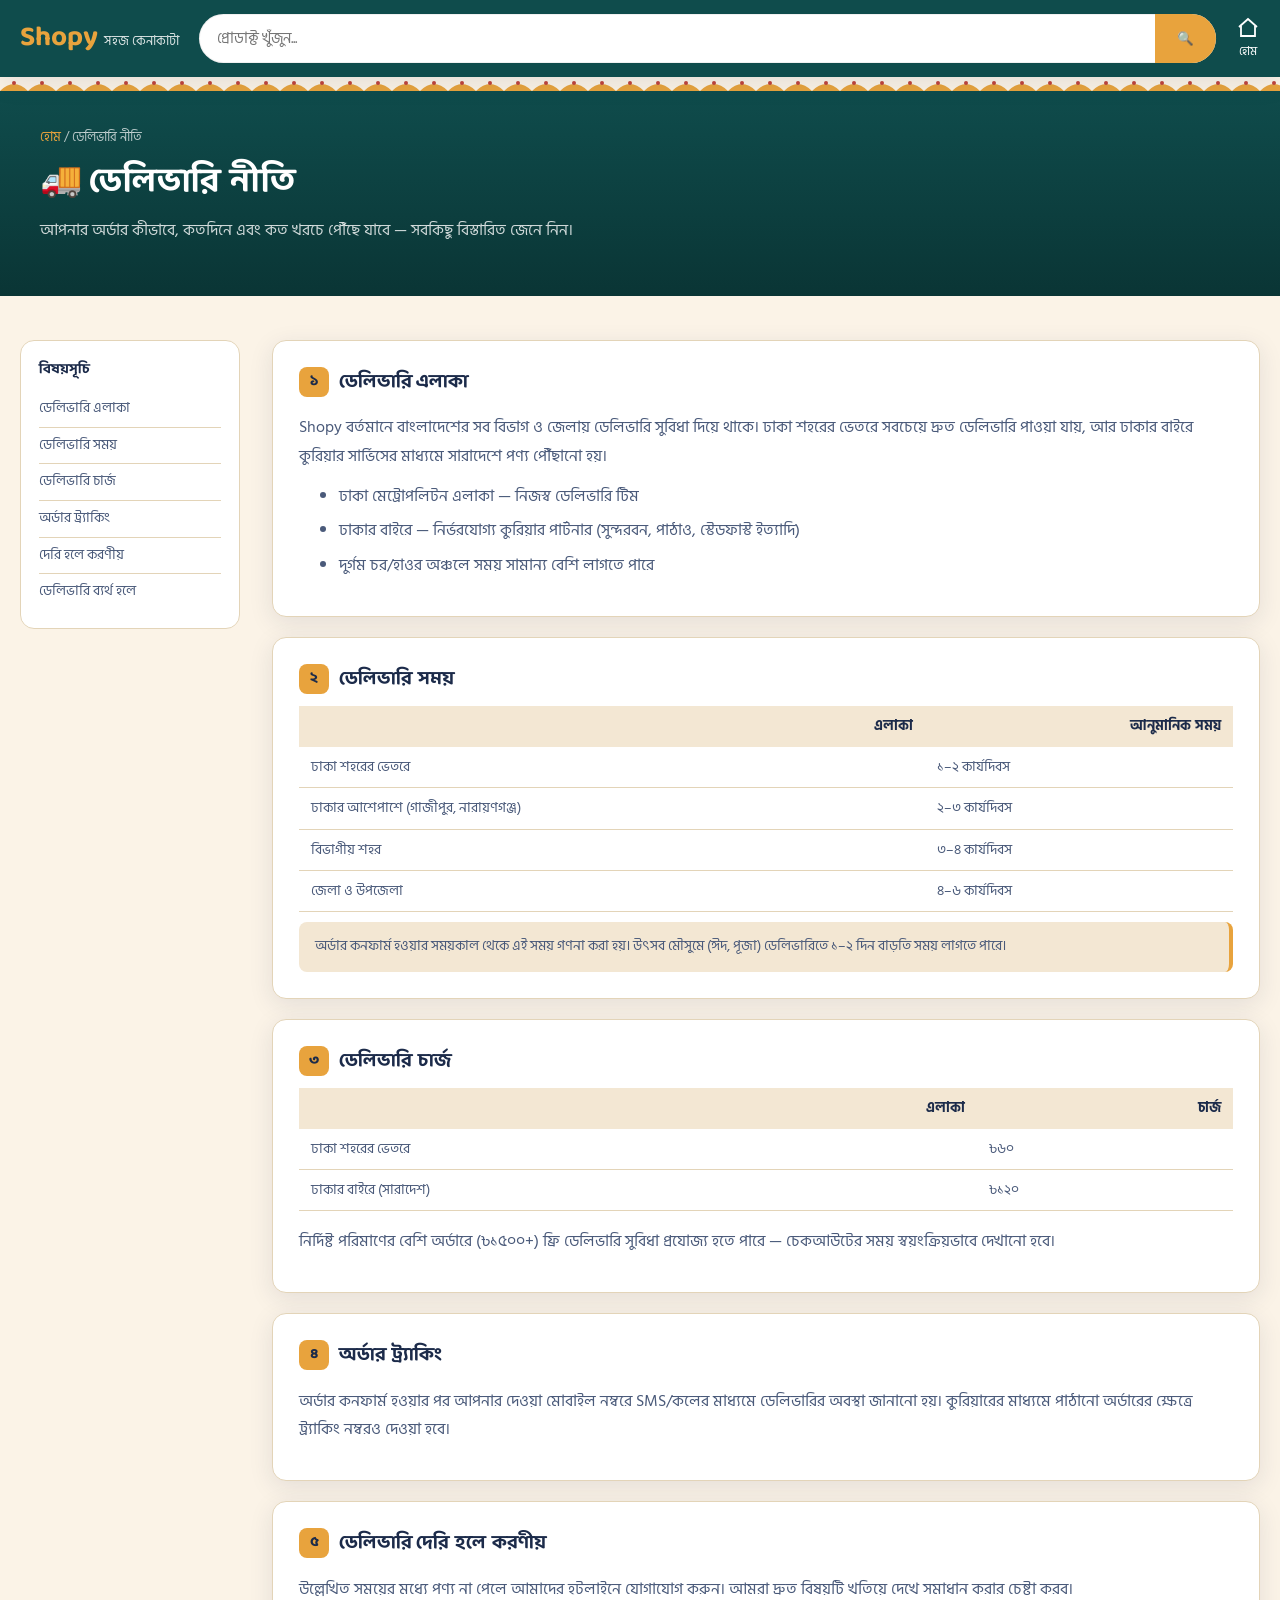
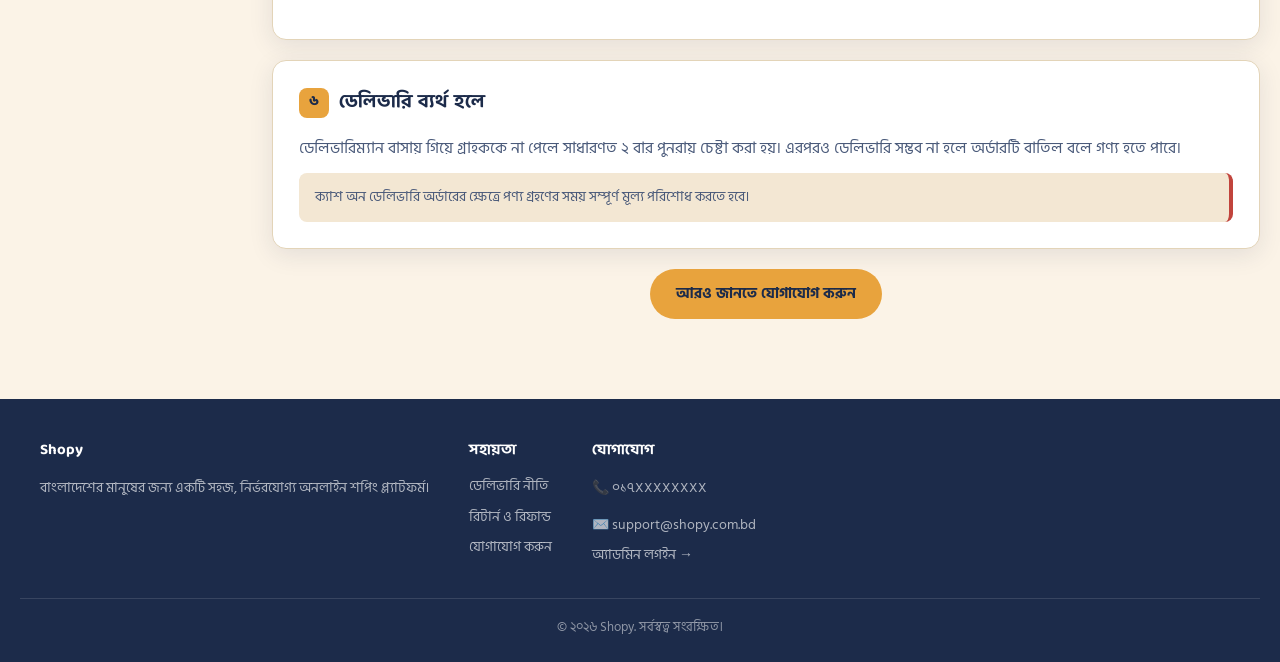
<file: delivery-policy.html>
<!DOCTYPE html>
<html lang="bn">
<head>
<meta charset="UTF-8">
<meta name="viewport" content="width=device-width, initial-scale=1.0">
<title>ডেলিভারি নীতি — Shopy</title>
<link rel="preconnect" href="https://fonts.googleapis.com">
<link href="https://fonts.googleapis.com/css2?family=Baloo+Da+2:wght@500;700;800&family=Hind+Siliguri:wght@400;500;600;700&display=swap" rel="stylesheet">
<link rel="stylesheet" href="style.css">
</head>
<body>

<!-- ================= হেডার ================= -->
<header class="site-header">
  <div class="container header-top">
    <a href="index.html" class="logo">Shopy <span>সহজ কেনাকাটা</span></a>
    <div class="search-bar">
      <input type="text" placeholder="প্রোডাক্ট খুঁজুন...">
      <button aria-label="খুঁজুন">🔍</button>
    </div>
    <div class="header-actions">
      <a href="index.html" class="icon-btn" aria-label="হোম">
        <svg viewBox="0 0 24 24"><path d="M3 11l9-8 9 8"/><path d="M5 10v10h14V10"/></svg>
        হোম
      </a>
    </div>
  </div>
</header>
<div class="rickshaw-divider"></div>

<!-- ================= পেজ হিরো ================= -->
<section class="page-hero">
  <div class="container">
    <div class="breadcrumb"><a href="index.html">হোম</a> / ডেলিভারি নীতি</div>
    <h1>🚚 ডেলিভারি নীতি</h1>
    <p>আপনার অর্ডার কীভাবে, কতদিনে এবং কত খরচে পৌঁছে যাবে — সবকিছু বিস্তারিত জেনে নিন।</p>
  </div>
</section>

<!-- ================= কন্টেন্ট ================= -->
<section class="section container">
  <div class="policy-wrap">
    <aside class="policy-toc">
      <h4>বিষয়সূচি</h4>
      <a href="#areas">ডেলিভারি এলাকা</a>
      <a href="#time">ডেলিভারি সময়</a>
      <a href="#charge">ডেলিভারি চার্জ</a>
      <a href="#tracking">অর্ডার ট্র্যাকিং</a>
      <a href="#delay">দেরি হলে করণীয়</a>
      <a href="#failed">ডেলিভারি ব্যর্থ হলে</a>
    </aside>

    <div class="policy-main">
      <div class="policy-block" id="areas">
        <h2><span class="num">১</span> ডেলিভারি এলাকা</h2>
        <p>Shopy বর্তমানে বাংলাদেশের সব বিভাগ ও জেলায় ডেলিভারি সুবিধা দিয়ে থাকে। ঢাকা শহরের ভেতরে সবচেয়ে দ্রুত ডেলিভারি পাওয়া যায়, আর ঢাকার বাইরে কুরিয়ার সার্ভিসের মাধ্যমে সারাদেশে পণ্য পৌঁছানো হয়।</p>
        <ul>
          <li>ঢাকা মেট্রোপলিটন এলাকা — নিজস্ব ডেলিভারি টিম</li>
          <li>ঢাকার বাইরে — নির্ভরযোগ্য কুরিয়ার পার্টনার (সুন্দরবন, পাঠাও, স্টেডফাস্ট ইত্যাদি)</li>
          <li>দুর্গম চর/হাওর অঞ্চলে সময় সামান্য বেশি লাগতে পারে</li>
        </ul>
      </div>

      <div class="policy-block" id="time">
        <h2><span class="num">২</span> ডেলিভারি সময়</h2>
        <table>
          <thead><tr><th>এলাকা</th><th>আনুমানিক সময়</th></tr></thead>
          <tbody>
            <tr><td>ঢাকা শহরের ভেতরে</td><td>১–২ কার্যদিবস</td></tr>
            <tr><td>ঢাকার আশেপাশে (গাজীপুর, নারায়ণগঞ্জ)</td><td>২–৩ কার্যদিবস</td></tr>
            <tr><td>বিভাগীয় শহর</td><td>৩–৪ কার্যদিবস</td></tr>
            <tr><td>জেলা ও উপজেলা</td><td>৪–৬ কার্যদিবস</td></tr>
          </tbody>
        </table>
        <div class="note-box">অর্ডার কনফার্ম হওয়ার সময়কাল থেকে এই সময় গণনা করা হয়। উৎসব মৌসুমে (ঈদ, পূজা) ডেলিভারিতে ১–২ দিন বাড়তি সময় লাগতে পারে।</div>
      </div>

      <div class="policy-block" id="charge">
        <h2><span class="num">৩</span> ডেলিভারি চার্জ</h2>
        <table>
          <thead><tr><th>এলাকা</th><th>চার্জ</th></tr></thead>
          <tbody>
            <tr><td>ঢাকা শহরের ভেতরে</td><td>৳৬০</td></tr>
            <tr><td>ঢাকার বাইরে (সারাদেশ)</td><td>৳১২০</td></tr>
          </tbody>
        </table>
        <p>নির্দিষ্ট পরিমাণের বেশি অর্ডারে (৳১৫০০+) ফ্রি ডেলিভারি সুবিধা প্রযোজ্য হতে পারে — চেকআউটের সময় স্বয়ংক্রিয়ভাবে দেখানো হবে।</p>
      </div>

      <div class="policy-block" id="tracking">
        <h2><span class="num">৪</span> অর্ডার ট্র্যাকিং</h2>
        <p>অর্ডার কনফার্ম হওয়ার পর আপনার দেওয়া মোবাইল নম্বরে SMS/কলের মাধ্যমে ডেলিভারির অবস্থা জানানো হয়। কুরিয়ারের মাধ্যমে পাঠানো অর্ডারের ক্ষেত্রে ট্র্যাকিং নম্বরও দেওয়া হবে।</p>
      </div>

      <div class="policy-block" id="delay">
        <h2><span class="num">৫</span> ডেলিভারি দেরি হলে করণীয়</h2>
        <p>উল্লেখিত সময়ের মধ্যে পণ্য না পেলে আমাদের হটলাইনে যোগাযোগ করুন। আমরা দ্রুত বিষয়টি খতিয়ে দেখে সমাধান করার চেষ্টা করব।</p>
      </div>

      <div class="policy-block" id="failed">
        <h2><span class="num">৬</span> ডেলিভারি ব্যর্থ হলে</h2>
        <p>ডেলিভারিম্যান বাসায় গিয়ে গ্রাহককে না পেলে সাধারণত ২ বার পুনরায় চেষ্টা করা হয়। এরপরও ডেলিভারি সম্ভব না হলে অর্ডারটি বাতিল বলে গণ্য হতে পারে।</p>
        <div class="note-box warn">ক্যাশ অন ডেলিভারি অর্ডারের ক্ষেত্রে পণ্য গ্রহণের সময় সম্পূর্ণ মূল্য পরিশোধ করতে হবে।</div>
      </div>

      <p style="text-align:center;margin-top:10px;">
        <a href="contact.html" class="btn">আরও জানতে যোগাযোগ করুন</a>
      </p>
    </div>
  </div>
</section>

<!-- ================= ফুটার ================= -->
<footer class="site-footer">
  <div class="container footer-grid">
    <div class="footer-col">
      <h4>Shopy</h4>
      <p>বাংলাদেশের মানুষের জন্য একটি সহজ, নির্ভরযোগ্য অনলাইন শপিং প্ল্যাটফর্ম।</p>
    </div>
    <div class="footer-col">
      <h4>সহায়তা</h4>
      <a href="delivery-policy.html">ডেলিভারি নীতি</a>
      <a href="return-refund.html">রিটার্ন ও রিফান্ড</a>
      <a href="contact.html">যোগাযোগ করুন</a>
    </div>
    <div class="footer-col">
      <h4>যোগাযোগ</h4>
      <p>📞 ০১৭XXXXXXXX</p>
      <p>✉️ support@shopy.com.bd</p>
      <a href="admin.html">অ্যাডমিন লগইন →</a>
    </div>
  </div>
  <div class="container footer-bottom">© ২০২৬ Shopy. সর্বস্বত্ব সংরক্ষিত।</div>
</footer>

</body>
</html>
</file>
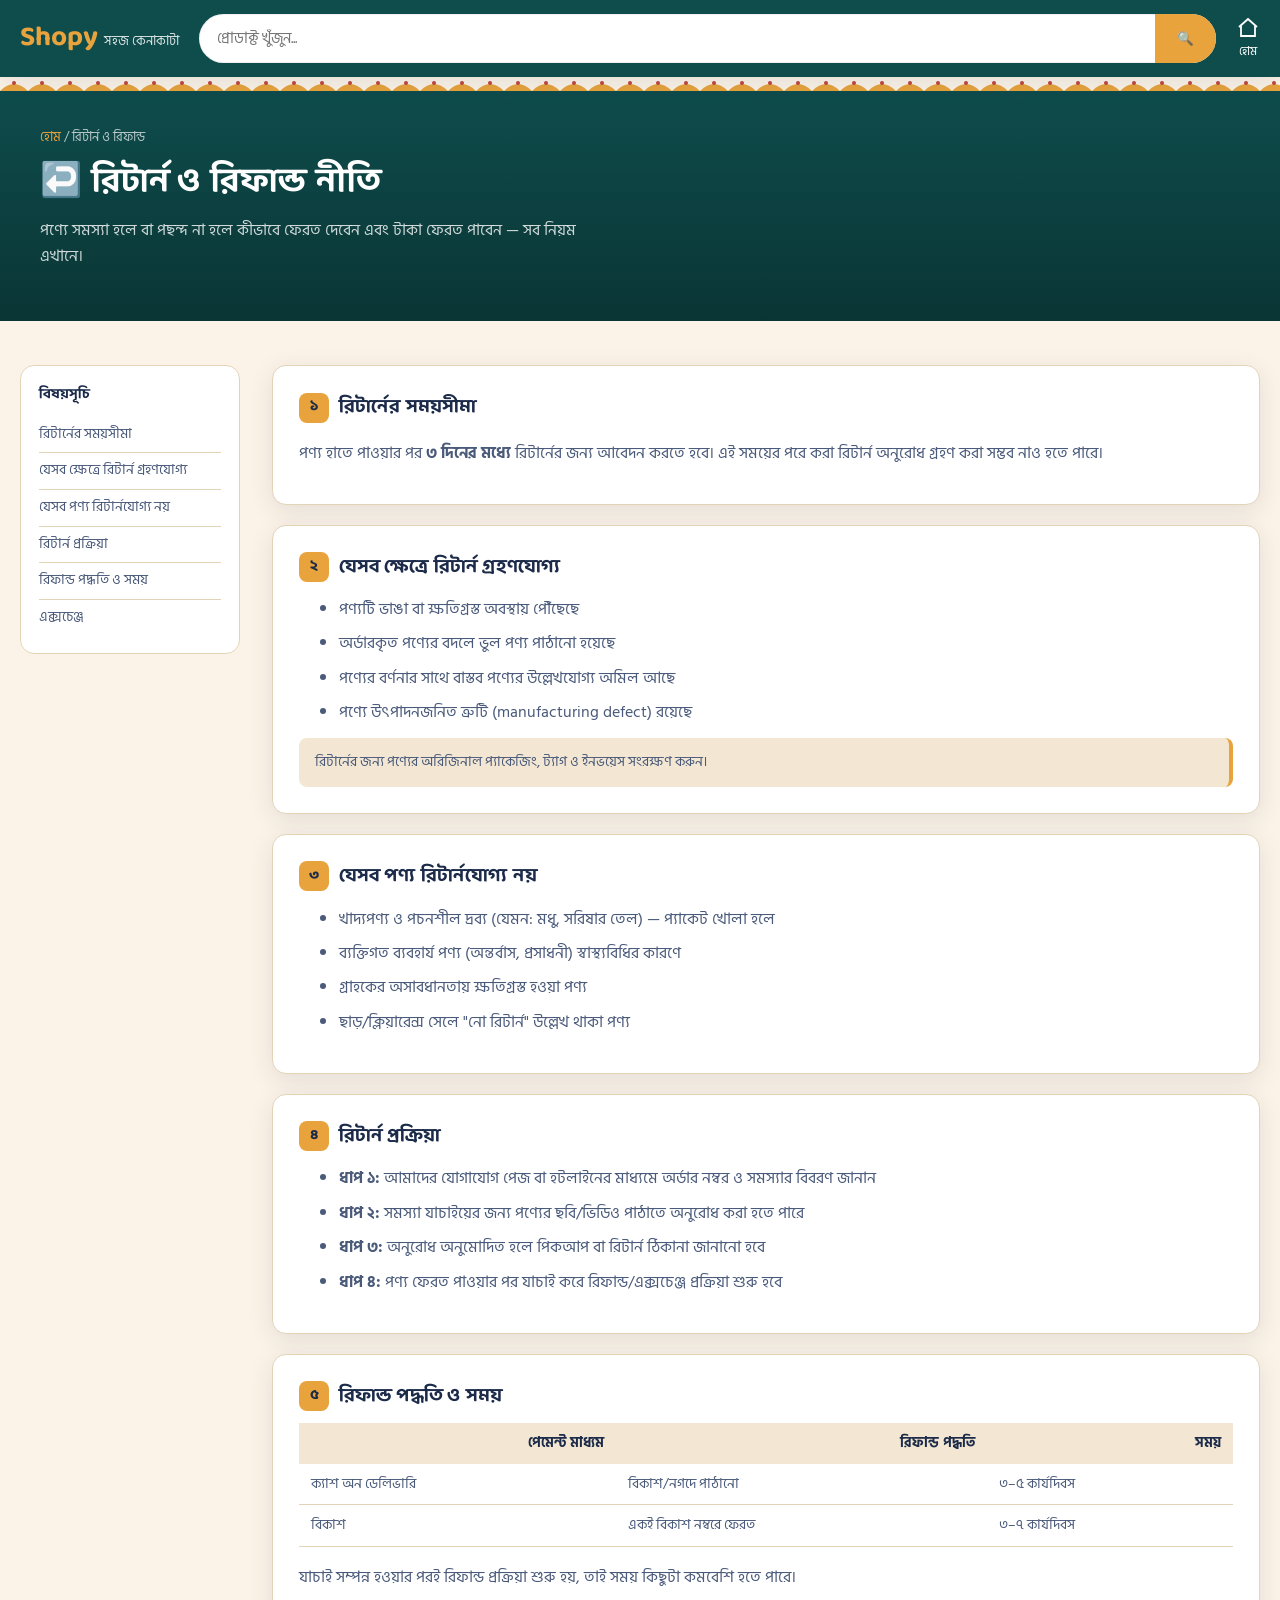
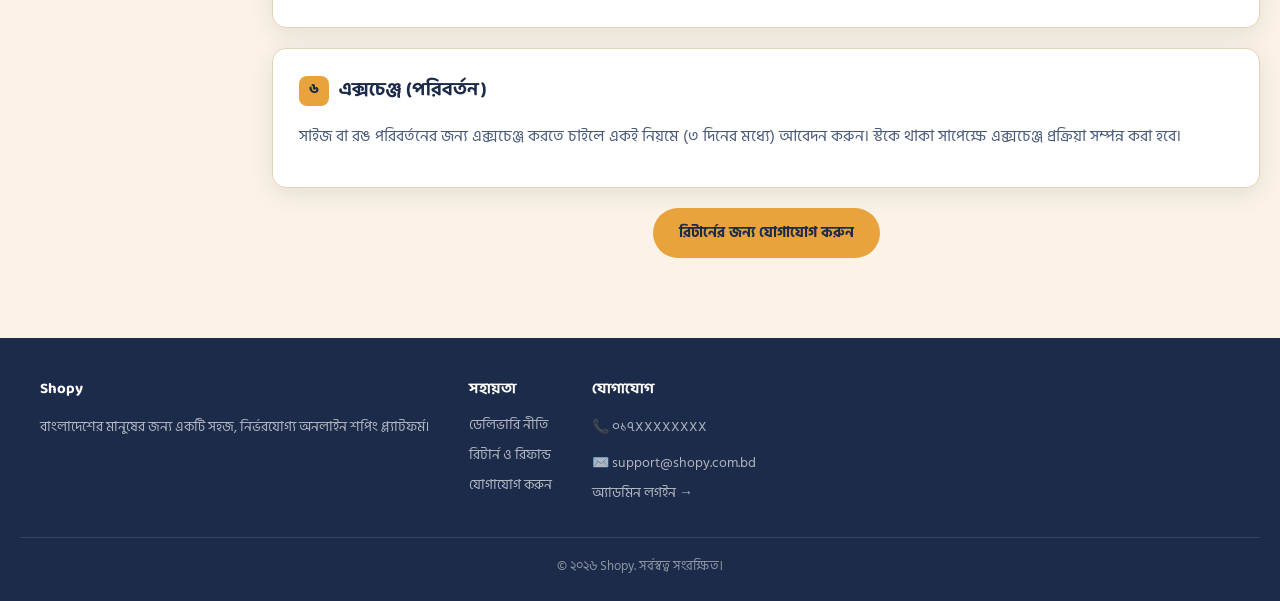
<file: return-refund.html>
<!DOCTYPE html>
<html lang="bn">
<head>
<meta charset="UTF-8">
<meta name="viewport" content="width=device-width, initial-scale=1.0">
<title>রিটার্ন ও রিফান্ড নীতি — Shopy</title>
<link rel="preconnect" href="https://fonts.googleapis.com">
<link href="https://fonts.googleapis.com/css2?family=Baloo+Da+2:wght@500;700;800&family=Hind+Siliguri:wght@400;500;600;700&display=swap" rel="stylesheet">
<link rel="stylesheet" href="style.css">
</head>
<body>

<!-- ================= হেডার ================= -->
<header class="site-header">
  <div class="container header-top">
    <a href="index.html" class="logo">Shopy <span>সহজ কেনাকাটা</span></a>
    <div class="search-bar">
      <input type="text" placeholder="প্রোডাক্ট খুঁজুন...">
      <button aria-label="খুঁজুন">🔍</button>
    </div>
    <div class="header-actions">
      <a href="index.html" class="icon-btn" aria-label="হোম">
        <svg viewBox="0 0 24 24"><path d="M3 11l9-8 9 8"/><path d="M5 10v10h14V10"/></svg>
        হোম
      </a>
    </div>
  </div>
</header>
<div class="rickshaw-divider"></div>

<!-- ================= পেজ হিরো ================= -->
<section class="page-hero">
  <div class="container">
    <div class="breadcrumb"><a href="index.html">হোম</a> / রিটার্ন ও রিফান্ড</div>
    <h1>↩️ রিটার্ন ও রিফান্ড নীতি</h1>
    <p>পণ্যে সমস্যা হলে বা পছন্দ না হলে কীভাবে ফেরত দেবেন এবং টাকা ফেরত পাবেন — সব নিয়ম এখানে।</p>
  </div>
</section>

<!-- ================= কন্টেন্ট ================= -->
<section class="section container">
  <div class="policy-wrap">
    <aside class="policy-toc">
      <h4>বিষয়সূচি</h4>
      <a href="#window">রিটার্নের সময়সীমা</a>
      <a href="#eligible">যেসব ক্ষেত্রে রিটার্ন গ্রহণযোগ্য</a>
      <a href="#noneligible">যেসব পণ্য রিটার্নযোগ্য নয়</a>
      <a href="#process">রিটার্ন প্রক্রিয়া</a>
      <a href="#refund">রিফান্ড পদ্ধতি ও সময়</a>
      <a href="#exchange">এক্সচেঞ্জ</a>
    </aside>

    <div class="policy-main">
      <div class="policy-block" id="window">
        <h2><span class="num">১</span> রিটার্নের সময়সীমা</h2>
        <p>পণ্য হাতে পাওয়ার পর <strong>৩ দিনের মধ্যে</strong> রিটার্নের জন্য আবেদন করতে হবে। এই সময়ের পরে করা রিটার্ন অনুরোধ গ্রহণ করা সম্ভব নাও হতে পারে।</p>
      </div>

      <div class="policy-block" id="eligible">
        <h2><span class="num">২</span> যেসব ক্ষেত্রে রিটার্ন গ্রহণযোগ্য</h2>
        <ul>
          <li>পণ্যটি ভাঙা বা ক্ষতিগ্রস্ত অবস্থায় পৌঁছেছে</li>
          <li>অর্ডারকৃত পণ্যের বদলে ভুল পণ্য পাঠানো হয়েছে</li>
          <li>পণ্যের বর্ণনার সাথে বাস্তব পণ্যের উল্লেখযোগ্য অমিল আছে</li>
          <li>পণ্যে উৎপাদনজনিত ত্রুটি (manufacturing defect) রয়েছে</li>
        </ul>
        <div class="note-box">রিটার্নের জন্য পণ্যের অরিজিনাল প্যাকেজিং, ট্যাগ ও ইনভয়েস সংরক্ষণ করুন।</div>
      </div>

      <div class="policy-block" id="noneligible">
        <h2><span class="num">৩</span> যেসব পণ্য রিটার্নযোগ্য নয়</h2>
        <ul>
          <li>খাদ্যপণ্য ও পচনশীল দ্রব্য (যেমন: মধু, সরিষার তেল) — প্যাকেট খোলা হলে</li>
          <li>ব্যক্তিগত ব্যবহার্য পণ্য (অন্তর্বাস, প্রসাধনী) স্বাস্থ্যবিধির কারণে</li>
          <li>গ্রাহকের অসাবধানতায় ক্ষতিগ্রস্ত হওয়া পণ্য</li>
          <li>ছাড়/ক্লিয়ারেন্স সেলে "নো রিটার্ন" উল্লেখ থাকা পণ্য</li>
        </ul>
      </div>

      <div class="policy-block" id="process">
        <h2><span class="num">৪</span> রিটার্ন প্রক্রিয়া</h2>
        <ul>
          <li><strong>ধাপ ১:</strong> আমাদের <a href="contact.html">যোগাযোগ পেজ</a> বা হটলাইনের মাধ্যমে অর্ডার নম্বর ও সমস্যার বিবরণ জানান</li>
          <li><strong>ধাপ ২:</strong> সমস্যা যাচাইয়ের জন্য পণ্যের ছবি/ভিডিও পাঠাতে অনুরোধ করা হতে পারে</li>
          <li><strong>ধাপ ৩:</strong> অনুরোধ অনুমোদিত হলে পিকআপ বা রিটার্ন ঠিকানা জানানো হবে</li>
          <li><strong>ধাপ ৪:</strong> পণ্য ফেরত পাওয়ার পর যাচাই করে রিফান্ড/এক্সচেঞ্জ প্রক্রিয়া শুরু হবে</li>
        </ul>
      </div>

      <div class="policy-block" id="refund">
        <h2><span class="num">৫</span> রিফান্ড পদ্ধতি ও সময়</h2>
        <table>
          <thead><tr><th>পেমেন্ট মাধ্যম</th><th>রিফান্ড পদ্ধতি</th><th>সময়</th></tr></thead>
          <tbody>
            <tr><td>ক্যাশ অন ডেলিভারি</td><td>বিকাশ/নগদে পাঠানো</td><td>৩–৫ কার্যদিবস</td></tr>
            <tr><td>বিকাশ</td><td>একই বিকাশ নম্বরে ফেরত</td><td>৩–৭ কার্যদিবস</td></tr>
          </tbody>
        </table>
        <p>যাচাই সম্পন্ন হওয়ার পরই রিফান্ড প্রক্রিয়া শুরু হয়, তাই সময় কিছুটা কমবেশি হতে পারে।</p>
      </div>

      <div class="policy-block" id="exchange">
        <h2><span class="num">৬</span> এক্সচেঞ্জ (পরিবর্তন)</h2>
        <p>সাইজ বা রঙ পরিবর্তনের জন্য এক্সচেঞ্জ করতে চাইলে একই নিয়মে (৩ দিনের মধ্যে) আবেদন করুন। স্টকে থাকা সাপেক্ষে এক্সচেঞ্জ প্রক্রিয়া সম্পন্ন করা হবে।</p>
      </div>

      <p style="text-align:center;margin-top:10px;">
        <a href="contact.html" class="btn">রিটার্নের জন্য যোগাযোগ করুন</a>
      </p>
    </div>
  </div>
</section>

<!-- ================= ফুটার ================= -->
<footer class="site-footer">
  <div class="container footer-grid">
    <div class="footer-col">
      <h4>Shopy</h4>
      <p>বাংলাদেশের মানুষের জন্য একটি সহজ, নির্ভরযোগ্য অনলাইন শপিং প্ল্যাটফর্ম।</p>
    </div>
    <div class="footer-col">
      <h4>সহায়তা</h4>
      <a href="delivery-policy.html">ডেলিভারি নীতি</a>
      <a href="return-refund.html">রিটার্ন ও রিফান্ড</a>
      <a href="contact.html">যোগাযোগ করুন</a>
    </div>
    <div class="footer-col">
      <h4>যোগাযোগ</h4>
      <p>📞 ০১৭XXXXXXXX</p>
      <p>✉️ support@shopy.com.bd</p>
      <a href="admin.html">অ্যাডমিন লগইন →</a>
    </div>
  </div>
  <div class="container footer-bottom">© ২০২৬ Shopy. সর্বস্বত্ব সংরক্ষিত।</div>
</footer>

</body>
</html>
</file>
<file: style.css>
/* ==========================================================================
   Shopy — ডিজাইন টোকেন
   অনুপ্রেরণা: ঢাকার রিকশা-আর্ট — মেরিগোল্ড হলুদ, গভীর টিল, রিকশা-লাল
   ========================================================================== */
:root{
  --cream:        #FBF3E7;
  --cream-2:      #F3E7D3;
  --ink:          #1C2B4A;
  --ink-soft:     #4A5A7A;
  --teal:         #0F4C4C;
  --teal-deep:    #0A3535;
  --marigold:     #E8A33D;
  --marigold-dk:  #C97F1E;
  --rickshaw-red: #C1443C;
  --jute:         #8B6F47;
  --line:         #E3D4B8;
  --radius:       14px;
  --shadow:       0 6px 24px rgba(28,43,74,0.10);
  --shadow-lg:    0 16px 48px rgba(28,43,74,0.18);
}

*{box-sizing:border-box;}
html{scroll-behavior:smooth;}
body{
  margin:0;
  background:var(--cream);
  color:var(--ink);
  font-family:'Hind Siliguri','Noto Sans Bengali',sans-serif;
  font-size:16px;
  line-height:1.6;
}
h1,h2,h3,h4,.display{
  font-family:'Baloo Da 2','Hind Siliguri',sans-serif;
  font-weight:700;
  color:var(--ink);
  margin:0;
}
a{color:inherit;text-decoration:none;}
img{max-width:100%;display:block;}
button{font-family:inherit;cursor:pointer;}
::selection{background:var(--marigold);color:var(--ink);}
:focus-visible{outline:3px solid var(--marigold-dk);outline-offset:2px;}

@media (prefers-reduced-motion: reduce){
  *{animation-duration:0.001ms !important;transition-duration:0.001ms !important;}
}

.container{max-width:1240px;margin:0 auto;padding:0 20px;}

/* ---------- রিকশা-প্যাটার্ন ডিভাইডার (সিগনেচার এলিমেন্ট) ---------- */
.rickshaw-divider{
  height:14px;
  width:100%;
  background-repeat:repeat-x;
  background-size:56px 14px;
  background-image:url("data:image/svg+xml,%3Csvg xmlns='http://www.w3.org/2000/svg' width='56' height='14' viewBox='0 0 56 14'%3E%3Cpath d='M0 14 Q14 0 28 14 Q42 0 56 14 Z' fill='%23E8A33D'/%3E%3Ccircle cx='14' cy='6' r='2' fill='%23C1443C'/%3E%3Ccircle cx='42' cy='6' r='2' fill='%23C1443C'/%3E%3C/svg%3E");
}
.rickshaw-divider.flip{transform:rotate(180deg);}

/* ---------- হেডার ---------- */
.site-header{
  background:var(--teal);
  color:#fff;
  position:sticky;top:0;z-index:50;
  box-shadow:var(--shadow);
}
.header-top{
  display:flex;align-items:center;gap:20px;
  padding:14px 0;
}
.logo{
  font-family:'Baloo Da 2',sans-serif;
  font-size:28px;font-weight:700;color:var(--marigold);
  display:flex;align-items:baseline;gap:6px;
  white-space:nowrap;
}
.logo span{font-size:13px;color:#fff;font-family:'Hind Siliguri',sans-serif;font-weight:400;opacity:.85;}
.search-bar{
  flex:1;display:flex;background:#fff;border-radius:999px;overflow:hidden;
  box-shadow:inset 0 0 0 1px rgba(0,0,0,0.06);
}
.search-bar input{
  flex:1;border:0;padding:12px 18px;font-size:15px;font-family:inherit;color:var(--ink);
  background:transparent;
}
.search-bar button{
  border:0;background:var(--marigold);color:var(--ink);padding:0 22px;font-weight:700;
}
.header-actions{display:flex;align-items:center;gap:18px;}
.icon-btn{
  position:relative;background:transparent;border:0;color:#fff;
  display:flex;flex-direction:column;align-items:center;gap:2px;font-size:12px;
}
.icon-btn svg{width:24px;height:24px;stroke:currentColor;fill:none;stroke-width:1.8;}
.cart-count{
  position:absolute;top:-6px;right:-10px;background:var(--rickshaw-red);color:#fff;
  border-radius:999px;font-size:11px;min-width:18px;height:18px;display:flex;align-items:center;justify-content:center;padding:0 4px;
}
.category-nav{
  display:flex;gap:6px;overflow-x:auto;padding:10px 0 14px;
  scrollbar-width:none;
}
.category-nav::-webkit-scrollbar{display:none;}
.cat-chip{
  flex:none;padding:8px 16px;border-radius:999px;border:1px solid rgba(255,255,255,0.25);
  color:#fff;font-size:14px;background:transparent;white-space:nowrap;transition:background .15s,color .15s;
}
.cat-chip.active,.cat-chip:hover{background:var(--marigold);color:var(--ink);border-color:var(--marigold);}

/* ---------- হিরো ---------- */
.hero{
  background:linear-gradient(180deg,var(--teal) 0%,var(--teal-deep) 100%);
  color:#fff;padding:44px 0 0;position:relative;
}
.hero-inner{
  display:flex;align-items:center;gap:40px;padding-bottom:40px;flex-wrap:wrap;
}
.hero-text{flex:1;min-width:280px;}
.hero-eyebrow{
  color:var(--marigold);font-weight:700;letter-spacing:.06em;font-size:13px;text-transform:uppercase;
}
.hero-title{font-size:clamp(28px,4vw,44px);margin:10px 0 14px;line-height:1.15;}
.hero-title em{color:var(--marigold);font-style:normal;}
.hero-sub{color:rgba(255,255,255,0.82);font-size:16px;max-width:480px;margin-bottom:20px;}
.btn{
  display:inline-flex;align-items:center;gap:8px;
  padding:13px 26px;border-radius:999px;border:0;font-weight:700;font-size:15px;
  background:var(--marigold);color:var(--ink);transition:transform .15s,box-shadow .15s;
}
.btn:hover{transform:translateY(-2px);box-shadow:var(--shadow);}
.btn.ghost{background:transparent;color:#fff;border:1.5px solid rgba(255,255,255,0.5);}
.btn.red{background:var(--rickshaw-red);color:#fff;}
.btn.small{padding:9px 18px;font-size:13px;}
.btn:disabled{opacity:.5;cursor:not-allowed;transform:none;}

.hero-art{
  flex:1;min-width:260px;max-width:420px;aspect-ratio:4/3;border-radius:20px;
  background:radial-gradient(circle at 30% 30%, rgba(232,163,61,0.35), transparent 60%),
             radial-gradient(circle at 70% 70%, rgba(193,68,60,0.30), transparent 60%),
             #123f3f;
  position:relative;overflow:hidden;
  box-shadow:var(--shadow-lg);
}
.hero-art::before{
  content:"🛺";
  position:absolute;inset:0;display:flex;align-items:center;justify-content:center;
  font-size:110px;filter:drop-shadow(0 8px 18px rgba(0,0,0,0.35));
}

/* ---------- সেকশন ---------- */
.section{padding:44px 0;}
.section-head{display:flex;align-items:baseline;justify-content:space-between;margin-bottom:22px;gap:12px;flex-wrap:wrap;}
.section-head h2{font-size:26px;}
.section-head .eyebrow{color:var(--rickshaw-red);font-weight:700;font-size:13px;text-transform:uppercase;letter-spacing:.05em;display:block;margin-bottom:4px;}

/* ---------- প্রোডাক্ট গ্রিড ---------- */
.product-grid{
  display:grid;grid-template-columns:repeat(auto-fill,minmax(220px,1fr));gap:20px;
}
.product-card{
  background:#fff;border-radius:var(--radius);overflow:hidden;box-shadow:var(--shadow);
  display:flex;flex-direction:column;transition:transform .18s,box-shadow .18s;position:relative;
  border:1px solid var(--line);
}
.product-card:hover{transform:translateY(-4px);box-shadow:var(--shadow-lg);}
.product-thumb{
  aspect-ratio:1/1;background:var(--cream-2);display:flex;align-items:center;justify-content:center;
  overflow:hidden;position:relative;cursor:pointer;
}
.product-thumb img{width:100%;height:100%;object-fit:cover;}
.product-thumb .placeholder{font-size:40px;opacity:.35;}
.badge{
  position:absolute;top:10px;left:10px;background:var(--rickshaw-red);color:#fff;
  font-size:11px;font-weight:700;padding:4px 10px;border-radius:999px;
}
.badge.stock{background:var(--jute);}
.product-body{padding:14px 14px 16px;display:flex;flex-direction:column;gap:8px;flex:1;}
.product-cat{font-size:12px;color:var(--jute);font-weight:600;}
.product-name{font-size:15px;font-weight:700;cursor:pointer;line-height:1.4;
  display:-webkit-box;-webkit-line-clamp:2;-webkit-box-orient:vertical;overflow:hidden;}
.price-row{display:flex;align-items:center;gap:8px;margin-top:auto;}
.price{font-size:18px;font-weight:700;color:var(--teal);}
.price-old{font-size:13px;color:#9aa3b2;text-decoration:line-through;}
.add-btn{
  margin-top:6px;width:100%;padding:10px;border-radius:10px;border:0;background:var(--ink);
  color:#fff;font-weight:700;font-size:14px;transition:background .15s;
}
.add-btn:hover{background:var(--teal);}
.add-btn:disabled{background:#c9c9c9;}

.empty-state{
  text-align:center;padding:60px 20px;color:var(--ink-soft);
}
.empty-state .big{font-size:48px;margin-bottom:12px;}

/* ---------- কার্ট ড্রয়ার ---------- */
.overlay{
  position:fixed;inset:0;background:rgba(10,20,30,0.45);opacity:0;pointer-events:none;
  transition:opacity .2s;z-index:80;
}
.overlay.open{opacity:1;pointer-events:auto;}
.drawer{
  position:fixed;top:0;right:0;height:100%;width:min(420px,92vw);background:#fff;
  transform:translateX(100%);transition:transform .25s ease;z-index:90;
  display:flex;flex-direction:column;box-shadow:-8px 0 30px rgba(0,0,0,0.2);
}
.drawer.open{transform:translateX(0);}
.drawer-head{
  display:flex;align-items:center;justify-content:space-between;padding:18px 20px;
  border-bottom:1px solid var(--line);background:var(--teal);color:#fff;
}
.drawer-head h3{color:#fff;font-size:19px;}
.drawer-close{background:transparent;border:0;color:#fff;font-size:22px;line-height:1;}
.drawer-body{flex:1;overflow-y:auto;padding:16px 20px;}
.cart-item{display:flex;gap:12px;padding:12px 0;border-bottom:1px solid var(--line);}
.cart-item img{width:64px;height:64px;object-fit:cover;border-radius:8px;background:var(--cream-2);flex:none;}
.cart-item-info{flex:1;min-width:0;}
.cart-item-info .name{font-weight:700;font-size:14px;margin-bottom:4px;}
.qty-row{display:flex;align-items:center;gap:8px;margin-top:6px;}
.qty-btn{width:26px;height:26px;border-radius:6px;border:1px solid var(--line);background:#fff;font-weight:700;}
.remove-link{color:var(--rickshaw-red);font-size:12px;font-weight:700;margin-left:auto;background:none;border:0;}
.drawer-foot{padding:18px 20px;border-top:1px solid var(--line);}
.total-row{display:flex;justify-content:space-between;font-size:17px;font-weight:700;margin-bottom:14px;}

/* ---------- মোডাল ---------- */
.modal{
  position:fixed;inset:0;display:flex;align-items:center;justify-content:center;
  z-index:100;padding:20px;opacity:0;pointer-events:none;transition:opacity .2s;
}
.modal.open{opacity:1;pointer-events:auto;}
.modal-box{
  background:#fff;border-radius:var(--radius);max-width:640px;width:100%;max-height:88vh;
  overflow-y:auto;box-shadow:var(--shadow-lg);position:relative;
}
.modal-box.wide{max-width:900px;}
.modal-close{
  position:absolute;top:14px;right:14px;background:var(--cream-2);border:0;width:34px;height:34px;
  border-radius:999px;font-size:18px;z-index:2;
}
.product-detail{display:flex;flex-wrap:wrap;align-items:flex-start;}
.product-detail-img{
  flex:1 1 340px;max-width:400px;background:var(--cream-2);
  display:flex;align-items:center;justify-content:center;aspect-ratio:1/1;
  position:sticky;top:0;align-self:flex-start;
}
.product-detail-img img{width:100%;height:100%;object-fit:cover;}
.product-detail-info{flex:1 1 300px;min-width:260px;padding:28px;}

/* ---------- প্রোডাক্ট ডিটেইল — প্রফেশনাল লেআউট ---------- */
.pd-category{
  display:inline-block;font-size:12px;font-weight:700;color:var(--rickshaw-red);
  text-transform:uppercase;letter-spacing:.04em;margin-bottom:6px;
}
.pd-title{font-size:23px;line-height:1.35;margin-bottom:12px;}
.pd-price-row{display:flex;align-items:baseline;gap:10px;margin-bottom:6px;flex-wrap:wrap;}
.pd-price{font-size:28px;font-weight:800;color:var(--teal);}
.pd-price-old{font-size:15px;color:#9aa3b2;text-decoration:line-through;}
.pd-discount-tag{
  font-size:12px;font-weight:700;background:var(--rickshaw-red);color:#fff;
  padding:3px 9px;border-radius:999px;
}
.pd-stock{font-size:13px;font-weight:700;margin-bottom:18px;display:flex;align-items:center;gap:6px;}
.pd-stock.in{color:#0F7B4A;}
.pd-stock.out{color:var(--rickshaw-red);}
.pd-stock.low{color:var(--marigold-dk);}

.pd-highlights{
  list-style:none;margin:0 0 20px;padding:0;display:flex;flex-direction:column;gap:8px;
}
.pd-highlights li{display:flex;align-items:flex-start;gap:8px;font-size:14px;color:var(--ink-soft);}
.pd-highlights li::before{content:"✓";color:var(--teal);font-weight:700;flex:none;}

.pd-section-title{
  font-size:14px;font-weight:700;color:var(--ink);margin:22px 0 8px;
  padding-top:18px;border-top:1px solid var(--line);
}
.pd-description{
  font-size:14.5px;color:var(--ink-soft);white-space:pre-line;line-height:1.85;
}
.pd-description p{margin:0 0 12px;}

.pd-trust-grid{
  display:grid;grid-template-columns:repeat(auto-fit,minmax(140px,1fr));gap:10px;
  margin:18px 0;
}
.pd-trust-item{
  display:flex;align-items:center;gap:8px;font-size:12.5px;font-weight:600;color:var(--ink-soft);
  background:var(--cream);border:1px solid var(--line);border-radius:10px;padding:9px 10px;
}
.pd-trust-item .ico{font-size:17px;flex:none;}

.pd-qty-row{display:flex;align-items:center;gap:14px;margin-bottom:16px;}
.pd-qty-control{display:flex;align-items:center;border:1.5px solid var(--line);border-radius:10px;overflow:hidden;}
.pd-qty-control button{width:38px;height:38px;background:var(--cream-2);border:0;font-size:17px;font-weight:700;color:var(--ink);}
.pd-qty-control span{width:42px;text-align:center;font-weight:700;font-size:15px;}
.pd-subtotal{font-size:13px;color:var(--ink-soft);}
.pd-subtotal strong{color:var(--teal);font-size:15px;}

/* ---------- ফর্ম ---------- */
.form-group{margin-bottom:14px;}
.form-group label{display:block;font-size:13px;font-weight:700;margin-bottom:6px;color:var(--ink-soft);}
.form-group input,.form-group select,.form-group textarea{
  width:100%;padding:11px 14px;border-radius:10px;border:1.5px solid var(--line);
  font-family:inherit;font-size:15px;background:#fff;color:var(--ink);
}
.form-group input:focus,.form-group select:focus,.form-group textarea:focus{border-color:var(--marigold-dk);}
.form-row{display:flex;gap:12px;}
.form-row>*{flex:1;}
.radio-group{display:flex;gap:14px;flex-wrap:wrap;}
.radio-opt{
  border:1.5px solid var(--line);border-radius:10px;padding:10px 14px;display:flex;align-items:center;gap:8px;
  cursor:pointer;font-size:14px;
}
.radio-opt input{width:auto;}

/* ---------- ফুটার ---------- */
.site-footer{background:var(--ink);color:rgba(255,255,255,0.75);padding:40px 0 24px;margin-top:20px;}
.footer-grid{display:flex;gap:40px;flex-wrap:wrap;padding-bottom:24px;}
.footer-col h4{color:#fff;font-size:15px;margin-bottom:12px;}
.footer-col p,.footer-col a{display:block;font-size:14px;color:rgba(255,255,255,0.65);margin-bottom:8px;}
.footer-bottom{border-top:1px solid rgba(255,255,255,0.12);padding-top:18px;font-size:13px;text-align:center;color:rgba(255,255,255,0.5);}

/* ---------- টোস্ট ---------- */
.toast{
  position:fixed;bottom:24px;left:50%;transform:translateX(-50%) translateY(120%);
  background:var(--ink);color:#fff;padding:14px 24px;border-radius:999px;font-weight:600;
  box-shadow:var(--shadow-lg);z-index:200;transition:transform .25s ease;font-size:14px;
}
.toast.show{transform:translateX(-50%) translateY(0);}

/* ---------- অ্যাডমিন ---------- */
.admin-shell{display:flex;min-height:100vh;}
.admin-sidebar{
  width:240px;background:var(--teal);color:#fff;flex:none;padding:24px 0;
  display:flex;flex-direction:column;position:sticky;top:0;height:100vh;
}
.admin-logo{padding:0 22px 22px;font-family:'Baloo Da 2',sans-serif;font-size:22px;color:var(--marigold);border-bottom:1px solid rgba(255,255,255,.12);margin-bottom:14px;}
.admin-nav a{
  display:flex;align-items:center;gap:10px;padding:12px 22px;font-size:15px;color:rgba(255,255,255,.8);
  border-left:3px solid transparent;
}
.admin-nav a.active,.admin-nav a:hover{background:rgba(255,255,255,.08);color:#fff;border-left-color:var(--marigold);}
.admin-main{flex:1;padding:28px 32px;max-width:100%;overflow-x:hidden;}
.admin-topbar{display:flex;justify-content:space-between;align-items:center;margin-bottom:26px;flex-wrap:wrap;gap:12px;}
.stat-grid{display:grid;grid-template-columns:repeat(auto-fit,minmax(200px,1fr));gap:16px;margin-bottom:30px;}
.stat-card{background:#fff;border-radius:var(--radius);padding:20px;box-shadow:var(--shadow);border:1px solid var(--line);}
.stat-card .label{font-size:13px;color:var(--ink-soft);font-weight:600;}
.stat-card .value{font-size:28px;font-weight:700;color:var(--teal);margin-top:6px;}
.panel{background:#fff;border-radius:var(--radius);box-shadow:var(--shadow);border:1px solid var(--line);padding:22px;margin-bottom:24px;}
.panel-head{display:flex;justify-content:space-between;align-items:center;margin-bottom:16px;flex-wrap:wrap;gap:10px;}
table.data-table{width:100%;border-collapse:collapse;font-size:14px;}
table.data-table th{text-align:right;padding:10px 12px;background:var(--cream-2);color:var(--ink-soft);font-weight:700;white-space:nowrap;}
table.data-table td{padding:10px 12px;border-bottom:1px solid var(--line);vertical-align:middle;}
table.data-table th:first-child,table.data-table td:first-child{text-align:right;}
.table-thumb{width:44px;height:44px;object-fit:cover;border-radius:8px;background:var(--cream-2);}
.tag-status{padding:4px 10px;border-radius:999px;font-size:12px;font-weight:700;display:inline-block;}
.tag-pending{background:#FEF3C7;color:#92400E;}
.tag-processing{background:#DBEAFE;color:#1E40AF;}
.tag-shipped{background:#E0E7FF;color:#3730A3;}
.tag-delivered{background:#D1FAE5;color:#065F46;}
.tag-cancelled{background:#FEE2E2;color:#991B1B;}
.icon-action{background:transparent;border:0;font-size:16px;padding:4px 8px;color:var(--ink-soft);}
.icon-action:hover{color:var(--rickshaw-red);}
.login-shell{min-height:100vh;display:flex;align-items:center;justify-content:center;background:var(--teal);padding:20px;}
.login-box{background:#fff;border-radius:var(--radius);padding:36px 32px;width:100%;max-width:380px;box-shadow:var(--shadow-lg);}
.login-box h1{color:var(--marigold);text-align:center;margin-bottom:4px;}
.login-box p{text-align:center;color:var(--ink-soft);margin-bottom:22px;font-size:14px;}
.error-text{color:var(--rickshaw-red);font-size:13px;margin-top:8px;}
.table-wrap{overflow-x:auto;}

@media (max-width:860px){
  .admin-sidebar{position:fixed;left:0;top:0;transform:translateX(-100%);transition:transform .2s;z-index:60;height:100vh;}
  .admin-sidebar.open{transform:translateX(0);}
  .admin-main{padding:20px 16px;}
  #menuToggle{display:block !important;}
}
@media (max-width:640px){
  .header-top{flex-wrap:wrap;}
  .search-bar{order:3;flex:1 1 100%;}
  .hero-inner{padding-bottom:24px;}
}
@media (max-width:700px){
  .product-detail-img{position:static;max-width:100%;flex:1 1 100%;}
  .product-detail-info{padding:20px;}
}

/* ---------- ইনফো পেজ (ডেলিভারি নীতি, রিটার্ন, যোগাযোগ) ---------- */
.page-hero{
  background:linear-gradient(180deg,var(--teal) 0%,var(--teal-deep) 100%);
  color:#fff;padding:36px 0;
}
.breadcrumb{font-size:13px;color:rgba(255,255,255,0.7);margin-bottom:8px;}
.breadcrumb a{color:var(--marigold);}
.page-hero h1{font-size:clamp(24px,3.4vw,34px);color:#fff;}
.page-hero p{color:rgba(255,255,255,0.8);margin-top:8px;max-width:560px;}

.policy-wrap{display:flex;gap:32px;align-items:flex-start;flex-wrap:wrap;}
.policy-toc{
  flex:0 0 220px;background:#fff;border:1px solid var(--line);border-radius:var(--radius);
  padding:18px;position:sticky;top:90px;
}
.policy-toc h4{font-size:14px;margin-bottom:10px;}
.policy-toc a{
  display:block;padding:7px 0;font-size:13.5px;color:var(--ink-soft);border-bottom:1px solid var(--line);
}
.policy-toc a:last-child{border-bottom:0;}
.policy-toc a:hover{color:var(--teal);}

.policy-main{flex:1;min-width:280px;}
.policy-block{
  background:#fff;border:1px solid var(--line);border-radius:var(--radius);
  padding:26px;margin-bottom:20px;box-shadow:var(--shadow);
}
.policy-block h2{font-size:19px;margin-bottom:12px;display:flex;align-items:center;gap:10px;}
.policy-block h2 .num{
  width:30px;height:30px;flex:none;background:var(--marigold);color:var(--ink);border-radius:8px;
  display:flex;align-items:center;justify-content:center;font-size:14px;font-weight:800;
}
.policy-block p{color:var(--ink-soft);margin-bottom:10px;line-height:1.8;}
.policy-block ul{margin:0 0 10px;padding-right:20px;color:var(--ink-soft);line-height:1.9;}
.policy-block ul li{margin-bottom:4px;}
.policy-block table{width:100%;border-collapse:collapse;margin:10px 0;font-size:14px;}
.policy-block th{background:var(--cream-2);padding:9px 12px;text-align:right;color:var(--ink);}
.policy-block td{padding:9px 12px;border-bottom:1px solid var(--line);color:var(--ink-soft);}
.note-box{
  background:var(--cream-2);border-right:4px solid var(--marigold);border-radius:8px;
  padding:14px 16px;font-size:13.5px;color:var(--ink-soft);margin-top:8px;
}
.note-box.warn{border-right-color:var(--rickshaw-red);}

/* ---------- যোগাযোগ পেজ ---------- */
.contact-grid{display:flex;gap:28px;flex-wrap:wrap;align-items:flex-start;}
.contact-info{flex:1 1 280px;display:flex;flex-direction:column;gap:14px;}
.contact-card{
  background:#fff;border:1px solid var(--line);border-radius:var(--radius);padding:18px 20px;
  display:flex;gap:14px;align-items:flex-start;box-shadow:var(--shadow);
}
.contact-card .ico{
  width:42px;height:42px;flex:none;background:var(--teal);color:var(--marigold);border-radius:10px;
  display:flex;align-items:center;justify-content:center;font-size:19px;
}
.contact-card h4{font-size:14.5px;margin-bottom:4px;}
.contact-card p,.contact-card a{color:var(--ink-soft);font-size:14px;display:block;margin:0;}
.contact-card a:hover{color:var(--teal);}

.contact-form-box{
  flex:1 1 340px;background:#fff;border:1px solid var(--line);border-radius:var(--radius);
  padding:28px;box-shadow:var(--shadow);
}
.contact-form-box h3{margin-bottom:6px;}
.contact-form-box p.sub{color:var(--ink-soft);font-size:14px;margin-bottom:18px;}
.form-success{
  display:none;background:#D1FAE5;color:#065F46;padding:12px 16px;border-radius:10px;
  font-size:14px;font-weight:600;margin-bottom:14px;
}
.form-success.show{display:block;}

.whatsapp-float{
  position:fixed;bottom:24px;left:24px;background:#25D366;color:#fff;
  width:56px;height:56px;border-radius:999px;display:flex;align-items:center;justify-content:center;
  font-size:28px;box-shadow:var(--shadow-lg);z-index:60;
}

@media (max-width:900px){
  .policy-toc{display:none;}
}
</file>
